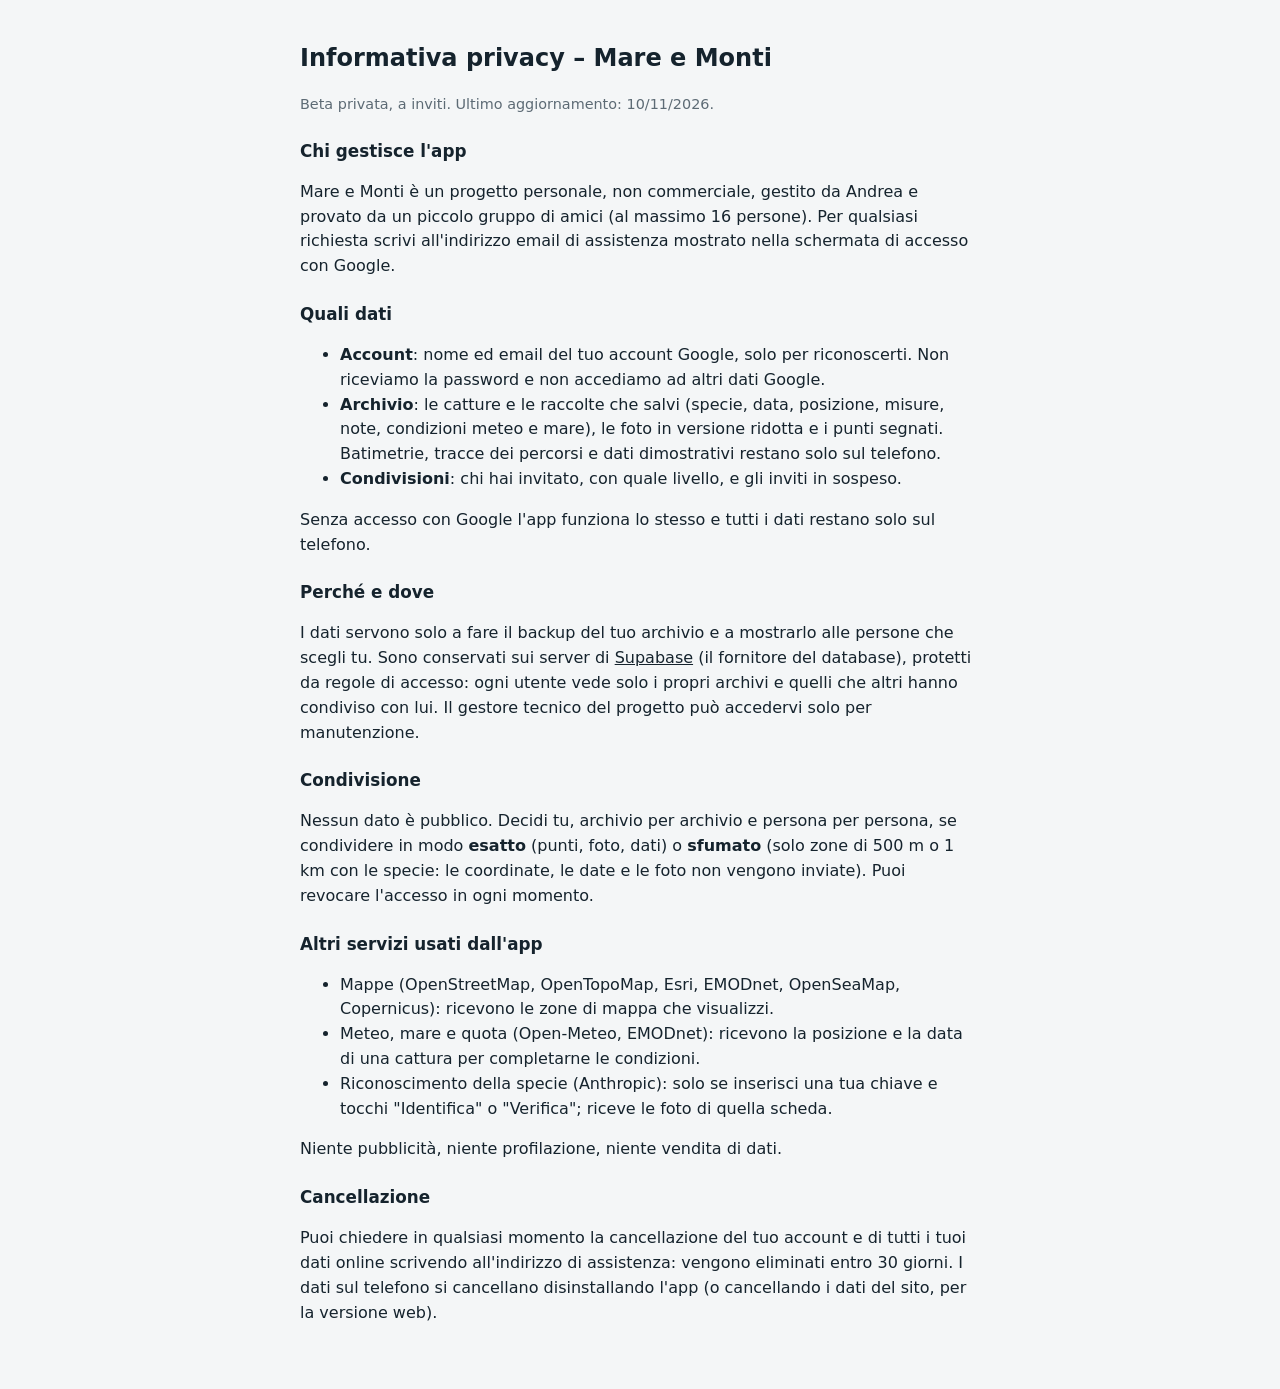
<file: privacy/index.html>
<!doctype html>
<html lang="it">
<head>
<meta charset="utf-8">
<meta name="viewport" content="width=device-width, initial-scale=1">
<title>Privacy – Mare e Monti</title>
<link rel="icon" href="../icon.svg" type="image/svg+xml">
<style>
  :root { --bg: #f4f6f7; --card: #fff; --text: #15232d; --muted: #5d6b75; --line: #dde3e7; color-scheme: light dark; }
  @media (prefers-color-scheme: dark) { :root { --bg: #0e1418; --card: #172128; --text: #e6edf1; --muted: #93a3ad; --line: #26333c; } }
  body { margin: 0; background: var(--bg); color: var(--text); font: 16px/1.55 system-ui, -apple-system, 'Segoe UI', Roboto, sans-serif; }
  main { max-width: 680px; margin: 0 auto; padding: 24px 16px 48px; }
  h1 { font-size: 1.5rem; } h2 { font-size: 1.05rem; margin-top: 22px; }
  .muted { color: var(--muted); font-size: 0.9rem; }
  a { color: inherit; }
</style>
</head>
<body>
<main>
  <h1>Informativa privacy – Mare e Monti</h1>
  <p class="muted">Beta privata, a inviti. Ultimo aggiornamento: 10/11/2026.</p>

  <h2>Chi gestisce l'app</h2>
  <p>Mare e Monti è un progetto personale, non commerciale, gestito da Andrea e provato da un piccolo gruppo di amici
    (al massimo 16 persone). Per qualsiasi richiesta scrivi all'indirizzo email di assistenza mostrato nella schermata di accesso con Google.</p>

  <h2>Quali dati</h2>
  <ul>
    <li><strong>Account</strong>: nome ed email del tuo account Google, solo per riconoscerti. Non riceviamo la password e non accediamo ad altri dati Google.</li>
    <li><strong>Archivio</strong>: le catture e le raccolte che salvi (specie, data, posizione, misure, note, condizioni meteo e mare),
      le foto in versione ridotta e i punti segnati. Batimetrie, tracce dei percorsi e dati dimostrativi restano solo sul telefono.</li>
    <li><strong>Condivisioni</strong>: chi hai invitato, con quale livello, e gli inviti in sospeso.</li>
  </ul>
  <p>Senza accesso con Google l'app funziona lo stesso e tutti i dati restano solo sul telefono.</p>

  <h2>Perché e dove</h2>
  <p>I dati servono solo a fare il backup del tuo archivio e a mostrarlo alle persone che scegli tu. Sono conservati sui server di
    <a href="https://supabase.com/privacy">Supabase</a> (il fornitore del database), protetti da regole di accesso: ogni utente vede solo i propri archivi
    e quelli che altri hanno condiviso con lui. Il gestore tecnico del progetto può accedervi solo per manutenzione.</p>

  <h2>Condivisione</h2>
  <p>Nessun dato è pubblico. Decidi tu, archivio per archivio e persona per persona, se condividere in modo <strong>esatto</strong>
    (punti, foto, dati) o <strong>sfumato</strong> (solo zone di 500 m o 1 km con le specie: le coordinate, le date e le foto non vengono inviate).
    Puoi revocare l'accesso in ogni momento.</p>

  <h2>Altri servizi usati dall'app</h2>
  <ul>
    <li>Mappe (OpenStreetMap, OpenTopoMap, Esri, EMODnet, OpenSeaMap, Copernicus): ricevono le zone di mappa che visualizzi.</li>
    <li>Meteo, mare e quota (Open-Meteo, EMODnet): ricevono la posizione e la data di una cattura per completarne le condizioni.</li>
    <li>Riconoscimento della specie (Anthropic): solo se inserisci una tua chiave e tocchi "Identifica" o "Verifica"; riceve le foto di quella scheda.</li>
  </ul>
  <p>Niente pubblicità, niente profilazione, niente vendita di dati.</p>

  <h2>Cancellazione</h2>
  <p>Puoi chiedere in qualsiasi momento la cancellazione del tuo account e di tutti i tuoi dati online scrivendo all'indirizzo di assistenza:
    vengono eliminati entro 30 giorni. I dati sul telefono si cancellano disinstallando l'app (o cancellando i dati del sito, per la versione web).</p>
</main>
</body>
</html>
</file>
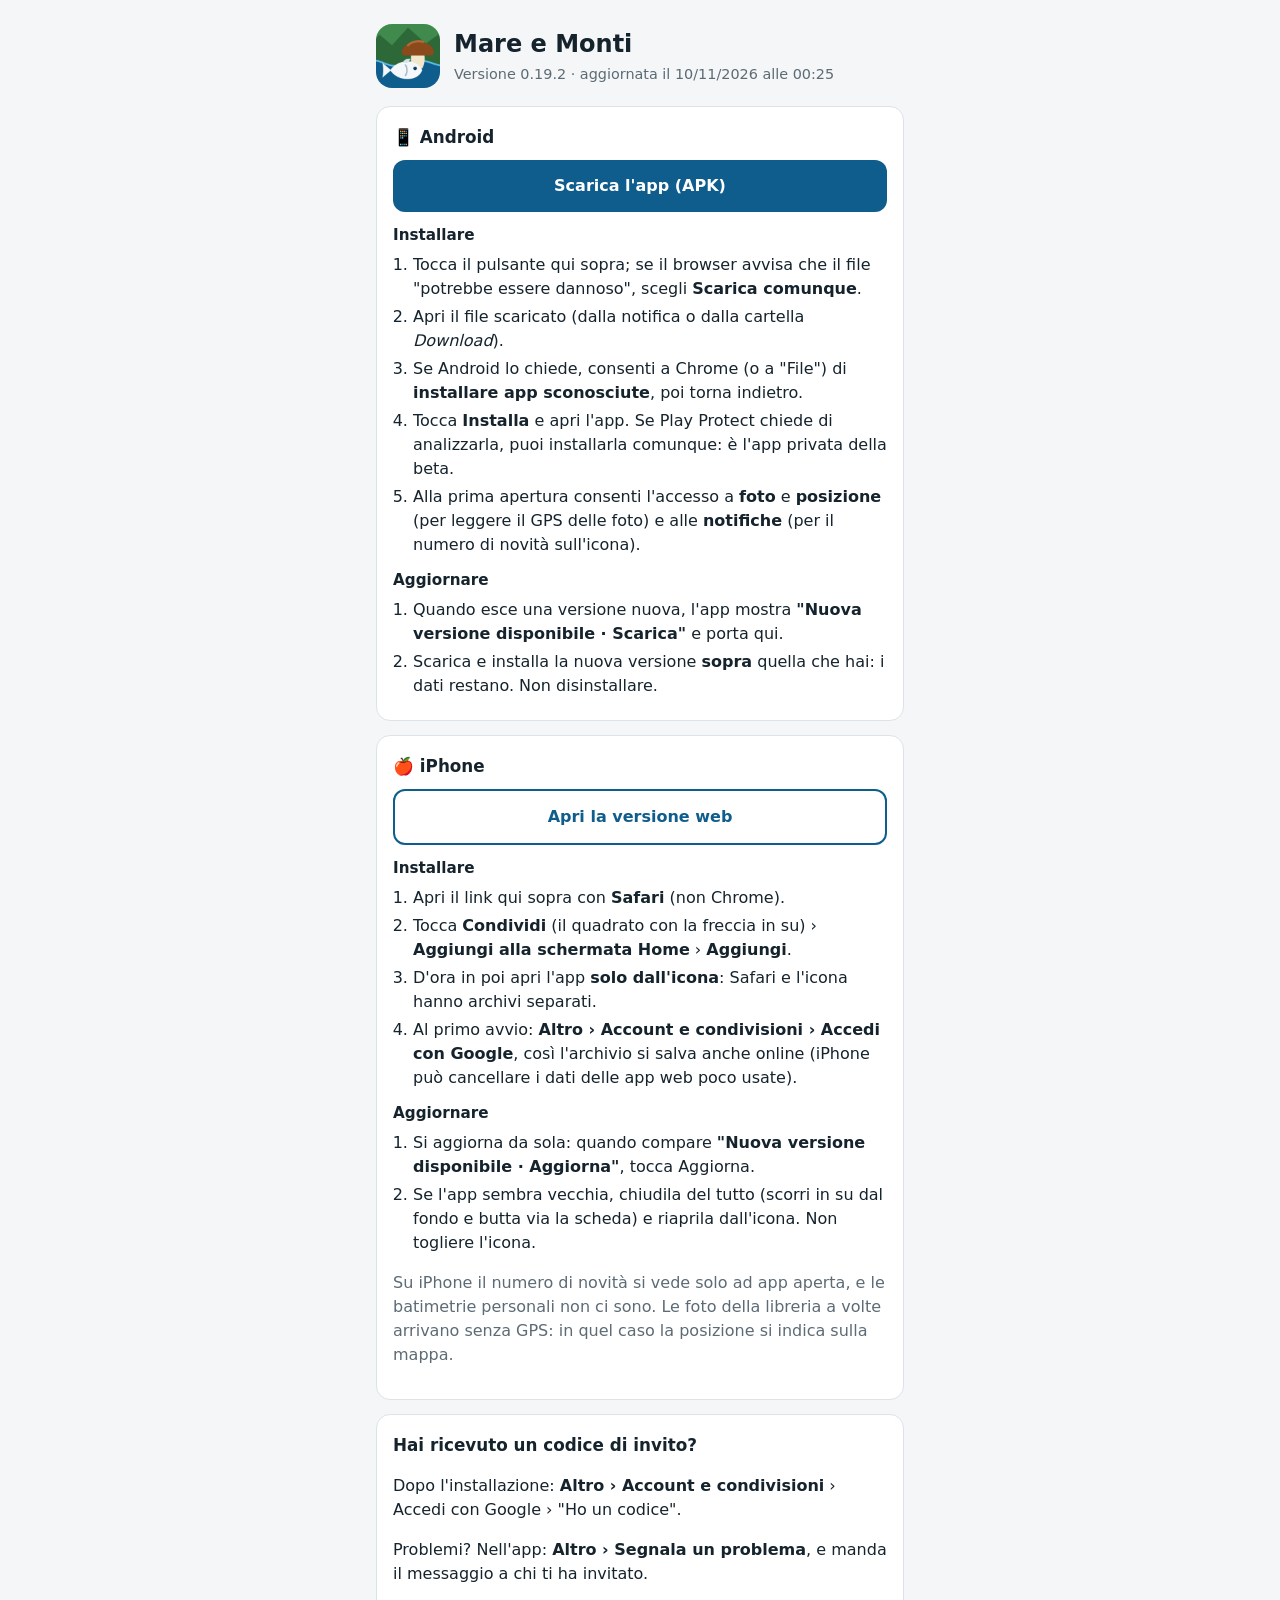
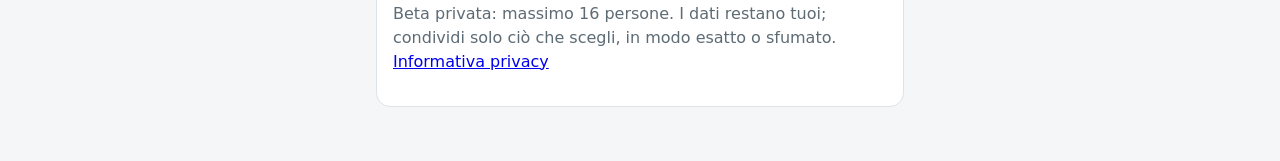
<file: scarica/index.html>
<!doctype html>
<html lang="it">
<head>
<meta charset="utf-8">
<meta name="viewport" content="width=device-width, initial-scale=1">
<title>Scarica Mare e Monti</title>
<link rel="icon" href="../icon.svg" type="image/svg+xml">
<style>
  :root { --bg: #f4f6f7; --card: #fff; --text: #15232d; --muted: #5d6b75; --primary: #0f5d8c; --line: #dde3e7; color-scheme: light dark; }
  @media (prefers-color-scheme: dark) { :root { --bg: #0e1418; --card: #172128; --text: #e6edf1; --muted: #93a3ad; --primary: #4aa3dc; --line: #26333c; } }
  * { box-sizing: border-box; }
  body { margin: 0; background: var(--bg); color: var(--text); font: 16px/1.5 system-ui, -apple-system, 'Segoe UI', Roboto, sans-serif; }
  main { max-width: 560px; margin: 0 auto; padding: 24px 16px 40px; }
  header { display: flex; align-items: center; gap: 14px; margin-bottom: 18px; }
  header img { width: 64px; height: 64px; border-radius: 16px; }
  h1 { font-size: 1.5rem; margin: 0; }
  .stamp { color: var(--muted); font-size: 0.9rem; margin: 2px 0 0; }
  section { background: var(--card); border: 1px solid var(--line); border-radius: 14px; padding: 4px 16px 16px; margin-bottom: 14px; }
  h2 { font-size: 1.05rem; margin: 14px 0 8px; }
  h3 { font-size: 0.95rem; margin: 12px 0 2px; }
  .btn { display: block; text-align: center; padding: 14px; border-radius: 12px; background: var(--primary); color: #fff; font-weight: 700; text-decoration: none; margin: 10px 0; }
  .btn.alt { background: transparent; color: var(--primary); border: 2px solid var(--primary); }
  ol { padding-left: 20px; margin: 6px 0; } li { margin: 4px 0; }
  small, .muted { color: var(--muted); }
  .ios-note { background: #fff4d6; color: #5b4300; border: 1px solid #f0d58a; border-radius: 12px; padding: 12px 14px; }
  @media (prefers-color-scheme: dark) { .ios-note { background: #3a3000; color: #ffe8a3; border-color: #6b5a10; } }
  .ios #android .btn { background: var(--line); color: var(--muted); pointer-events: none; }
</style>
</head>
<body>
<main>
  <header>
    <img src="../icons/icon-192.png" alt="">
    <div><h1>Mare e Monti</h1><p class="stamp">Versione 0.19.2 · aggiornata il 10/11/2026 alle 00:25</p></div>
  </header>

  <p class="ios-note" hidden>📱 <strong>Sei su iPhone: non devi scaricare nessun file.</strong> Il file APK è solo per Android e su iPhone non si apre. Segui i passi qui sotto.</p>

  <section id="android">
    <h2>📱 Android</h2>
    <a class="btn" href="mare-monti.apk">Scarica l'app (APK)</a>
    <h3>Installare</h3>
    <ol class="small">
      <li>Tocca il pulsante qui sopra; se il browser avvisa che il file "potrebbe essere dannoso", scegli <strong>Scarica comunque</strong>.</li>
      <li>Apri il file scaricato (dalla notifica o dalla cartella <em>Download</em>).</li>
      <li>Se Android lo chiede, consenti a Chrome (o a "File") di <strong>installare app sconosciute</strong>, poi torna indietro.</li>
      <li>Tocca <strong>Installa</strong> e apri l'app. Se Play Protect chiede di analizzarla, puoi installarla comunque: è l'app privata della beta.</li>
      <li>Alla prima apertura consenti l'accesso a <strong>foto</strong> e <strong>posizione</strong> (per leggere il GPS delle foto) e alle <strong>notifiche</strong> (per il numero di novità sull'icona).</li>
    </ol>
    <h3>Aggiornare</h3>
    <ol class="small">
      <li>Quando esce una versione nuova, l'app mostra <strong>"Nuova versione disponibile · Scarica"</strong> e porta qui.</li>
      <li>Scarica e installa la nuova versione <strong>sopra</strong> quella che hai: i dati restano. Non disinstallare.</li>
    </ol>
  </section>

  <section id="iphone">
    <h2>🍎 iPhone</h2>
    <a class="btn alt" href="../">Apri la versione web</a>
    <h3>Installare</h3>
    <ol class="small">
      <li>Apri il link qui sopra con <strong>Safari</strong> (non Chrome).</li>
      <li>Tocca <strong>Condividi</strong> (il quadrato con la freccia in su) › <strong>Aggiungi alla schermata Home</strong> › <strong>Aggiungi</strong>.</li>
      <li>D'ora in poi apri l'app <strong>solo dall'icona</strong>: Safari e l'icona hanno archivi separati.</li>
      <li>Al primo avvio: <strong>Altro › Account e condivisioni › Accedi con Google</strong>, così l'archivio si salva anche online (iPhone può cancellare i dati delle app web poco usate).</li>
    </ol>
    <h3>Aggiornare</h3>
    <ol class="small">
      <li>Si aggiorna da sola: quando compare <strong>"Nuova versione disponibile · Aggiorna"</strong>, tocca Aggiorna.</li>
      <li>Se l'app sembra vecchia, chiudila del tutto (scorri in su dal fondo e butta via la scheda) e riaprila dall'icona. Non togliere l'icona.</li>
    </ol>
    <p class="small muted">Su iPhone il numero di novità si vede solo ad app aperta, e le batimetrie personali non ci sono.
      Le foto della libreria a volte arrivano senza GPS: in quel caso la posizione si indica sulla mappa.</p>
  </section>

  <section>
    <h2>Hai ricevuto un codice di invito?</h2>
    <p class="small">Dopo l'installazione: <strong>Altro › Account e condivisioni</strong> › Accedi con Google › "Ho un codice".</p>
    <p class="small">Problemi? Nell'app: <strong>Altro › Segnala un problema</strong>, e manda il messaggio a chi ti ha invitato.</p>
    <p class="small muted">Beta privata: massimo 16 persone. I dati restano tuoi; condividi solo ciò che scegli, in modo esatto o sfumato.
      <a href="../privacy/">Informativa privacy</a></p>
  </section>
</main>
<script>
  // iPhone/iPad: niente APK (non si installa), prima la guida per la versione web
  (function () {
    var ua = navigator.userAgent;
    var ios = /iPhone|iPad|iPod/.test(ua) || (/Macintosh/.test(ua) && navigator.maxTouchPoints > 1);
    if (!ios) return;
    document.body.classList.add('ios');
    var main = document.querySelector('main');
    var note = document.querySelector('.ios-note');
    var iphone = document.getElementById('iphone');
    var android = document.getElementById('android');
    note.hidden = false;
    main.insertBefore(note, android);
    main.insertBefore(iphone, android);
    var apk = android.querySelector('.btn');
    apk.removeAttribute('href');
    apk.textContent = 'APK solo per Android';
  })();
</script>
</body>
</html>
</file>
